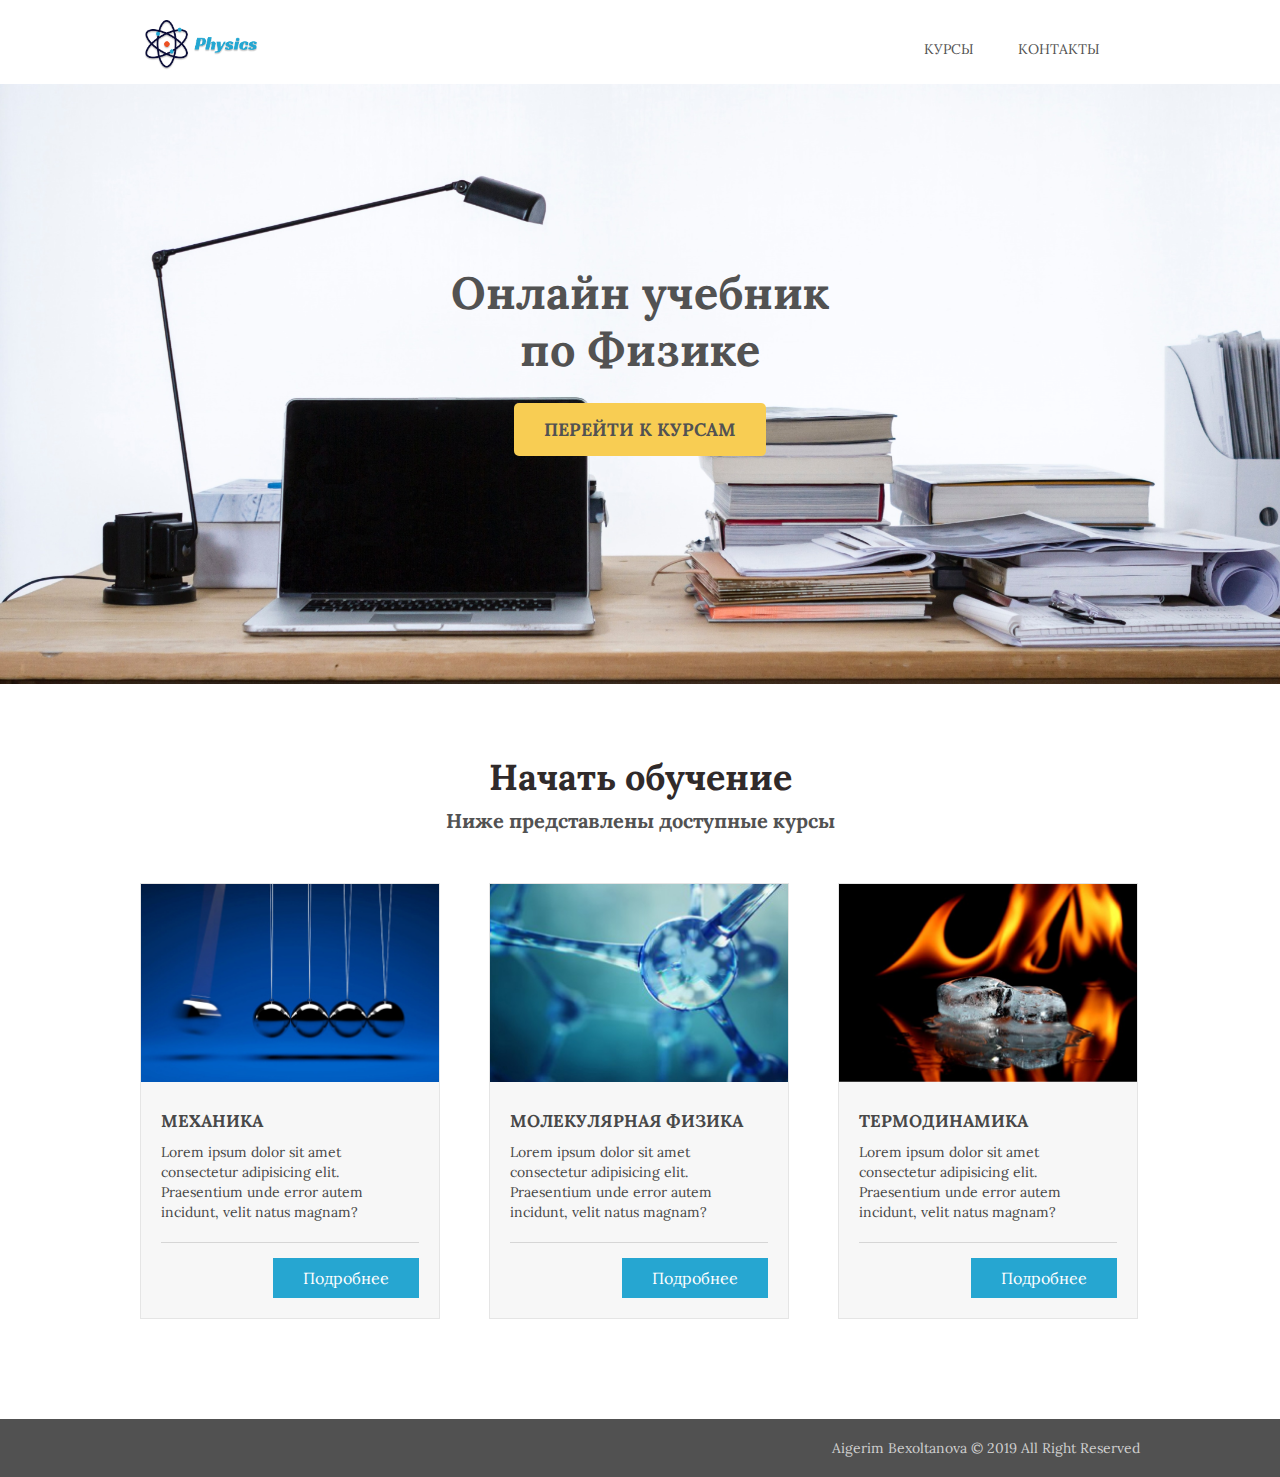
<file: index.html>
<!DOCTYPE html>
<html lang="en">
  <head>
    <meta charset="UTF-8" />
    <meta name="viewport" content="width=device-width, initial-scale=1.0" />
    <meta http-equiv="X-UA-Compatible" content="ie=edge" />
    <link
      href="https://fonts.googleapis.com/css?family=Lora:400,700&display=swap"
      rel="stylesheet"
    />
    <link rel="stylesheet" href="css/style.css" />
    <title>Physics</title>
  </head>
  <body>
    <header class="header">
      <div class="container clearfix">
        <a href="index.html" class="logo">
          <img
            src="img/logo_physics_original.png"
            class="logo_img"
            alt="logo"
          />
        </a>
        <nav class="menu">
          <a href="#courses" class="menu_link">Курсы</a>
          <a href="" class="menu_link">Контакты</a>
        </nav>
      </div>
    </header>
    <section class="promo">
      <div class="container">
        <h1 class="promo_title">
          Онлайн учебник
          <small class="promo_subtitle">
            по Физике
          </small>
        </h1>

        <a href="#courses" class="promo_btn">Перейти к курсам</a>
      </div>
    </section>
    <section class="about content container">
      <h2 class="content_title">
        Начать обучение
        <small class="content_subtitle">
          Ниже представлены доступные курсы
        </small>
      </h2>
      <div id="courses" class="courses">
        <div class="course_item">
          <a href="mechanics.html" class="course_img">
            <img src="img/mechanics.jpg" alt="" />
          </a>
          <div class="course_info">
            <h4 class="course_title">
              <a href="" class="course_title_link">
                Механика
              </a>
            </h4>
            <p class="course_description">
              Lorem ipsum dolor sit amet consectetur adipisicing elit.
              Praesentium unde error autem incidunt, velit natus magnam?
            </p>
            <div class="btn_wrapper">
              <a href="mechanics.html" class="course_btn">Подробнее</a>
            </div>
          </div>
        </div>
        <div class="course_item">
          <a href="molecular_ph.html" class="course_img">
            <img src="img/molecular.jpg" alt="" />
          </a>
          <div class="course_info">
            <h4 class="course_title">
              <a href="molecular_ph.html" class="course_title_link">
                Молекулярная физика
              </a>
            </h4>
            <p class="course_description">
              Lorem ipsum dolor sit amet consectetur adipisicing elit.
              Praesentium unde error autem incidunt, velit natus magnam?
            </p>
            <div class="btn_wrapper">
              <a href="molecular_ph.html" class="course_btn">Подробнее</a>
            </div>
          </div>
        </div>
        <div class="course_item">
          <a href="#" class="course_img">
            <img src="img/thermod.jpg" alt="" />
          </a>
          <div class="course_info">
            <h4 class="course_title">
              <a href="" class="course_title_link">
                Термодинамика
              </a>
            </h4>
            <p class="course_description">
              Lorem ipsum dolor sit amet consectetur adipisicing elit.
              Praesentium unde error autem incidunt, velit natus magnam?
            </p>
            <div class="btn_wrapper">
              <a href="#" class="course_btn">Подробнее</a>
            </div>
          </div>
        </div>
      </div>
    </section>
    <footer class="footer">
      <div class="container">
        <p class="copyright">
          <a href="" class="copyright_link">Aigerim Bexoltanova</a>
          &copy; 2019 All Right Reserved
        </p>
      </div>
    </footer>
  </body>
</html>
</file>
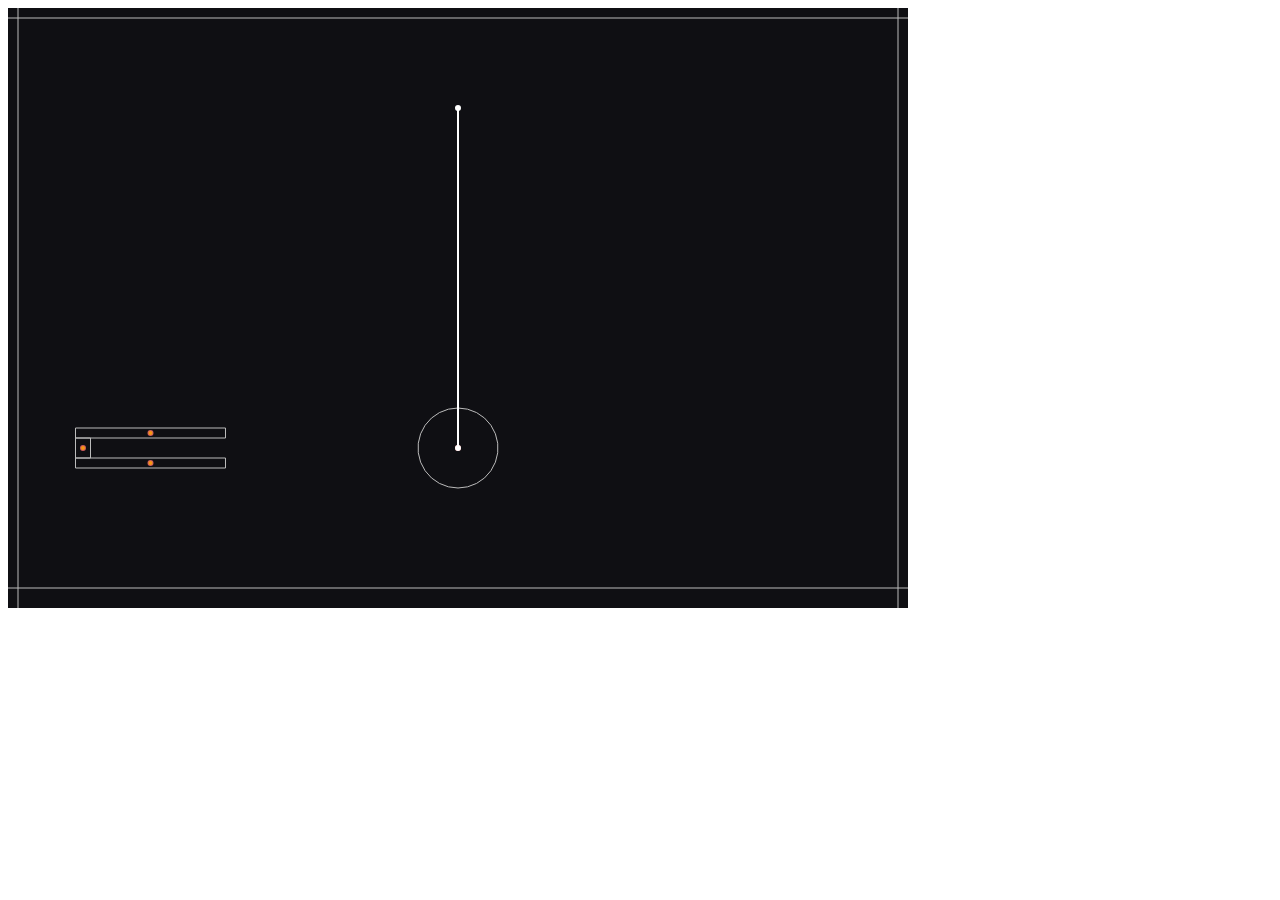
<file: anim.html>
<!DOCTYPE html>
<html>

<head>
  <meta charset="utf-8">
  <meta name="viewport" content="width=device-width, initial-scale=1.0, user-scalable=no">
  <title>Animated labs</title>
</head>

<body>
  <script src="js/src.7729ce8e.js"></script>
</body>

</html>
</file>
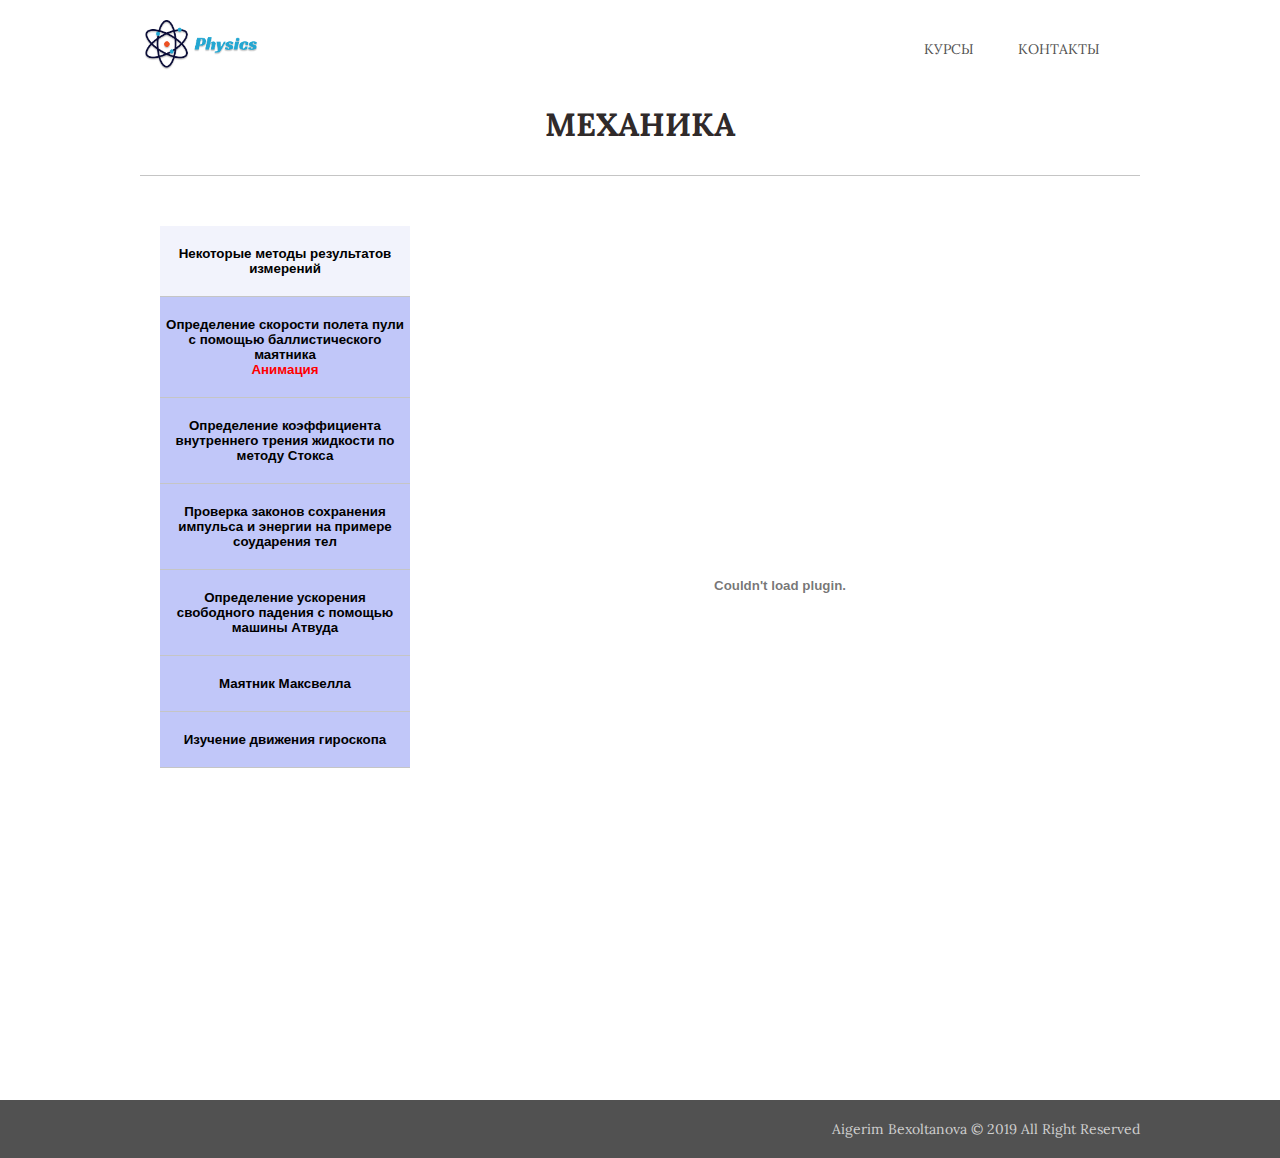
<file: mechanics.html>
<!DOCTYPE html>
<html lang="en">
  <head>
    <meta charset="UTF-8" />
    <meta name="viewport" content="width=device-width, initial-scale=1.0" />
    <meta http-equiv="X-UA-Compatible" content="ie=edge" />
    <link
      href="https://fonts.googleapis.com/css?family=Lora:400,700&display=swap"
      rel="stylesheet"
    />
    <link rel="stylesheet" href="css/style.css" />

    <link rel="stylesheet" href="css/course_style.css" />
    <title>Mechanics</title>
  </head>
  <body>
    <header class="header">
      <div class="container clearfix">
        <a href="index.html" class="logo">
          <img
            src="img/logo_physics_original.png"
            class="logo_img"
            alt="logo"
          />
        </a>
        <nav class="menu">
          <a href="#courses" class="menu_link">Курсы</a>
          <a href="" class="menu_link">Контакты</a>
        </nav>
      </div>
    </header>
    <section class="project_promo">
      <div class="container">
        <h1 class="course_name">Механика</h1>
        <div class="course_content clearfix">
          <div class="category">
            <ul class="category_title">
              <li class="category_item">
                <button
                  class="category_btn"
                  onclick="openLecture(event, 'Mch1')"
                  id="defaultOpen"
                >
                  Некоторые методы результатов измерений
                </button>
              </li>
              <li class="category_item">
                <button
                  class="category_btn"
                  onclick="openLecture(event, 'Mch2')"
                >
                  Определение скорости полета пули с помощью баллистического
                  маятника
                  <p><a href="anim.html" class="anim">Анимация</a></p>
                </button>
              </li>
              <li class="category_item">
                <button
                  class="category_btn"
                  onclick="openLecture(event, 'Mch3')"
                >
                  Определение коэффициента внутреннего трения жидкости по методу
                  Стокса
                </button>
              </li>
              <li class="category_item">
                <button
                  class="category_btn"
                  onclick="openLecture(event, 'Mch4')"
                >
                  Проверка законов сохранения импульса и энергии на примере
                  соударения тел
                </button>
              </li>
              <li class="category_item">
                <button
                  class="category_btn"
                  onclick="openLecture(event, 'Mch5')"
                >
                  Определение ускорения свободного падения с помощью машины
                  Атвуда
                </button>
              </li>
              <li class="category_item">
                <button
                  class="category_btn"
                  onclick="openLecture(event, 'Mch6')"
                >
                  Маятник Максвелла
                </button>
              </li>
              <li class="category_item">
                <button
                  class="category_btn"
                  onclick="openLecture(event, 'Mch7')"
                >
                  Изучение движения гироскопа
                </button>
              </li>
            </ul>
          </div>
          <div class="content">
            <div id="Mch1" class="tabcontent">
              <object
                data="img/mch1.swf"
                type="application/x-shockwave-flash"
                width="100%"
                height="800"
              >
                <param name="movie" value="img/mch1.swf"
              /></object>
            </div>
            <div id="Mch2" class="tabcontent">
              <object
                data="img/mch2.swf"
                type="application/x-shockwave-flash"
                width="100%"
                height="800"
              >
                <param name="movie" value="img/mch2.swf"
              /></object>
            </div>
            <div id="Mch3" class="tabcontent">
              <object
                data="img/mch3.swf"
                type="application/x-shockwave-flash"
                width="100%"
                height="800"
              >
                <param name="movie" value="img/mch3.swf"
              /></object>
            </div>
            <div id="Mch4" class="tabcontent">
              <object
                data="img/mch4.swf"
                type="application/x-shockwave-flash"
                width="100%"
                height="800"
              >
                <param name="movie" value="img/mch4.swf"
              /></object>
            </div>
            <div id="Mch5" class="tabcontent">
              <object
                data="img/mch5.swf"
                type="application/x-shockwave-flash"
                width="100%"
                height="800"
              >
                <param name="movie" value="img/mch5.swf"
              /></object>
            </div>
            <div id="Mch6" class="tabcontent">
              <object
                data="img/mch6.swf"
                type="application/x-shockwave-flash"
                width="100%"
                height="800"
              >
                <param name="movie" value="img/mch6.swf"
              /></object>
            </div>
            <div id="Mch7" class="tabcontent">
              <object
                data="img/mch7.swf"
                type="application/x-shockwave-flash"
                width="100%"
                height="800"
              >
                <param name="movie" value="img/mch7.swf"
              /></object>
            </div>
          </div>
        </div>
      </div>
    </section>
    <footer class="footer">
      <div class="container">
        <p class="copyright">
          <a href="" class="copyright_link">Aigerim Bexoltanova</a>
          &copy; 2019 All Right Reserved
        </p>
      </div>
    </footer>
    <script src="js/script.js"></script>
  </body>
</html>
</file>
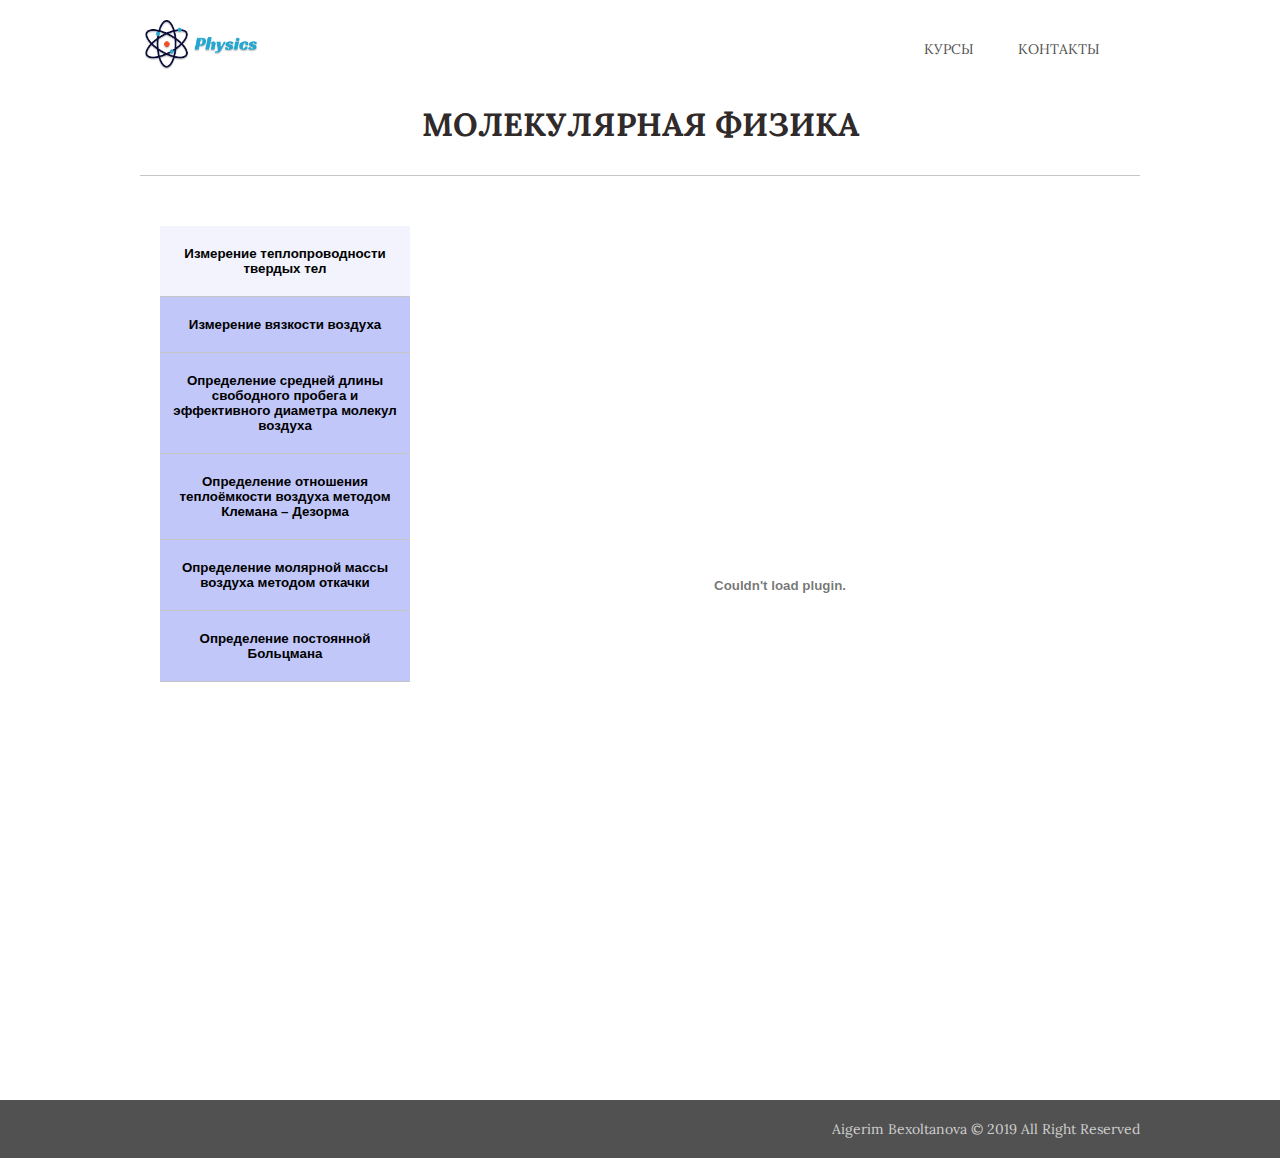
<file: molecular_ph.html>
<!DOCTYPE html>
<html lang="en">
  <head>
    <meta charset="UTF-8" />
    <meta name="viewport" content="width=device-width, initial-scale=1.0" />
    <meta http-equiv="X-UA-Compatible" content="ie=edge" />
    <link
      href="https://fonts.googleapis.com/css?family=Lora:400,700&display=swap"
      rel="stylesheet"
    />
    <link rel="stylesheet" href="css/style.css" />
    <link rel="stylesheet" href="css/course_style.css" />
    <title>Molecular physics</title>
  </head>

  <body>
    <header class="header">
      <div class="container clearfix">
        <a href="index.html" class="logo">
          <img
            src="img/logo_physics_original.png"
            class="logo_img"
            alt="logo"
          />
        </a>
        <nav class="menu">
          <a href="#courses" class="menu_link">Курсы</a>
          <a href="" class="menu_link">Контакты</a>
        </nav>
      </div>
    </header>
    <section class="project_promo">
      <div class="container">
        <h1 class="course_name">Молекулярная физика</h1>
        <div class="course_content clearfix">
          <div class="category">
            <ul class="category_title">
              <li class="category_item">
                <button
                  class="category_btn"
                  onclick="openLecture(event, 'Mlp1')"
                  id="defaultOpen"
                >
                  Измерение теплопроводности твердых тел
                </button>
              </li>
              <li class="category_item">
                <button
                  class="category_btn"
                  onclick="openLecture(event, 'Mlp2')"
                >
                  Измерение вязкости воздуха
                </button>
              </li>
              <li class="category_item">
                <button
                  class="category_btn"
                  onclick="openLecture(event, 'Mlp3')"
                >
                  Определение средней длины свободного пробега и эффективного
                  диаметра молекул воздуха
                </button>
              </li>
              <li class="category_item">
                <button
                  class="category_btn"
                  onclick="openLecture(event, 'Mlp4')"
                >
                  Определение отношения теплоёмкости воздуха методом Клемана –
                  Дезорма
                </button>
              </li>
              <li class="category_item">
                <button
                  class="category_btn"
                  onclick="openLecture(event, 'Mlp5')"
                >
                  Определение молярной массы воздуха методом откачки
                </button>
              </li>
              <li class="category_item">
                <button
                  class="category_btn"
                  onclick="openLecture(event, 'Mlp6')"
                >
                  Определение постоянной Больцмана
                </button>
              </li>
            </ul>
          </div>
          <div class="content">
            <div id="Mlp1" class="tabcontent">
              <object
                data="img/mlp1.swf"
                type="application/x-shockwave-flash"
                width="100%"
                height="800"
              >
                <param name="movie" value="img/mlp1.swf"
              /></object>
            </div>
            <div id="Mlp2" class="tabcontent">
              <object
                data="img/mlp2.swf"
                type="application/x-shockwave-flash"
                width="100%"
                height="800"
              >
                <param name="movie" value="img/mlp2.swf"
              /></object>
            </div>
            <div id="Mlp3" class="tabcontent">
              <object
                data="img/mlp3.swf"
                type="application/x-shockwave-flash"
                width="100%"
                height="800"
              >
                <param name="movie" value="img/mlp3.swf"
              /></object>
            </div>
            <div id="Mlp4" class="tabcontent">
              <object
                data="img/mlp4.swf"
                type="application/x-shockwave-flash"
                width="100%"
                height="800"
              >
                <param name="movie" value="img/mlp4.swf"
              /></object>
            </div>
            <div id="Mlp5" class="tabcontent">
              <object
                data="img/mlp5.swf"
                type="application/x-shockwave-flash"
                width="100%"
                height="800"
              >
                <param name="movie" value="img/mlp5.swf"
              /></object>
            </div>
            <div id="Mlp6" class="tabcontent">
              <object
                data="img/mlp6.swf"
                type="application/x-shockwave-flash"
                width="100%"
                height="800"
              >
                <param name="movie" value="img/mlp6.swf"
              /></object>
            </div>
          </div>
        </div>
      </div>
    </section>
    <footer class="footer">
      <div class="container">
        <p class="copyright">
          <a href="" class="copyright_link">Aigerim Bexoltanova</a>
          &copy; 2019 All Right Reserved
        </p>
      </div>
    </footer>
    <script src="js/script.js"></script>
  </body>
</html>
</file>
<file: css/style.css>
body {
  margin: 0;
  font-family: "Lora", serif;
  background: #fff;
}
* {
  box-sizing: border-box;
  margin: 0;
  padding: 0;
}
a {
  text-decoration: none;
  color: inherit;
}
.clearfix::after {
  content: "";
  display: block;
  clear: both;
}
.container {
  width: 1000px;
  margin: 0 auto;
}
.menu {
  padding: 40px 0 20px;
  text-align: right;
  color: #525252;
  text-transform: uppercase;
  font-size: 14px;
}
.menu_link {
  display: inline-block;
  margin-right: 40px;
}
.menu_link:hover {
  text-decoration: underline;
}
.logo {
  display: block;
  float: left;
  padding: 20px 0 10px;
}
.logo_img {
  width: 120px;
}
.promo {
  color: #525252;
  font-weight: 700;
  min-height: 600px;
  padding: 180px 0;
  text-align: center;
  background: url(../img/promo.jpg) 50% 50% no-repeat;
  background-size: cover;
}
.promo_title {
  font-size: 45px;
}
.promo_subtitle {
  display: block;
  font-size: 45px;
}
.promo_btn {
  display: inline-block;
  margin-top: 25px;
  padding: 15px 30px;
  border-radius: 5px;
  font-size: 18px;
  background: #f8cd53;
  text-transform: uppercase;
  transition: 300ms;
}
.promo_btn:hover {
  padding: 15px 40px;
  border-radius: 0;
}
.content_title {
  margin-top: 70px;
  text-align: center;
  font-weight: 700;
  font-size: 36px;
  color: #302a2a;
}
.content_subtitle {
  display: block;
  font-size: 20px;
  margin-top: 8px;
  color: #525252;
}
.courses {
  margin-top: 50px;
}
.course_item {
  display: inline-block;
  margin-right: 45px;
  width: 300px;
  background: #f7f7f7;
  border: 1px solid #e5e5e5;
}
.course_item:last-child {
  margin-right: 0;
}
.course_img {
  display: inline-block;
  overflow: hidden;
}
.course_img img {
  width: 100%;
  transition: 1s;
}
.course_img img:hover {
  transform: scale(1.2);
}
/* .course_img:hover {
  -webkit-animation: fade 0.8s;
  animation: fade 0.8s;
}
@-webkit-keyframes fade {
  from {
    opacity: 1;
  }
  to {
    opacity: 0.5;
  }
}
@keyframes fade {
  from {
    opacity: 1;
  }
  to {
    opacity: 0.5;
  }
} */
.course_info {
  padding: 20px;
}
.course_title {
  margin-bottom: 10px;
  text-transform: uppercase;
}
.course_title_link {
  font-size: 17px;
  color: #484848;
  font-weight: 700;
}
.course_description {
  font-size: 14px;
  color: #484848;
  line-height: 20px;
  border-bottom: 1px solid #d6d6d6;
  padding-bottom: 20px;
  margin-bottom: 15px;
}
.course_btn {
  display: inline-block;
  color: #fff;
  background: #26a6d1;
  font-size: 16px;
  padding: 10px 30px;
}
.btn_wrapper {
  text-align: right;
}
.footer {
  background: #515151;
  text-align: right;
  margin-top: 100px;
}
.copyright {
  padding: 20px 0;
  font-size: 14px;
  color: #cecece;
  font-weight: 400;
}
</file>
<file: css/course_style.css>
.course_name {
  padding-top: 20px;
  text-transform: uppercase;
  text-align: center;
  color: #302a2a;
}
.course_content {
  margin-top: 30px;
  border-top: 1px solid #c5c5c5;
}
.category {
  margin: 50px 20px 0;
  width: 25%;
  float: left;
  color: #525252;
  background: #c1c7f9;
  font-size: 14px;
  /* overflow: hidden; */
}
.content {
  width: 70%;
  float: left;
  padding: 10px 20px;
}
.category_item {
  border-bottom: 1px solid #c5c5c5;

  list-style-type: none;
}
.category_item button {
  display: inline-block;
  width: 100%;
  padding: 20px 5px;
  background-color: inherit;
  font-weight: 700;
  border: none;
  outline: none;
  cursor: pointer;
  transition: 0.3s;
}
.category_item button:hover {
  background: #f2f3fc;
}
.category_item button.active {
  background: #f2f3fc;
}
.tabcontent {
  display: none;
  -webkit-animation: fadeEffect 1.5s;
  animation: fadeEffect 1.5s;
}
/* Fade in tabs */
@-webkit-keyframes fadeEffect {
  from {
    opacity: 0;
  }
  to {
    opacity: 1;
  }
}
@keyframes fadeEffect {
  from {
    opacity: 0;
  }
  to {
    opacity: 1;
  }
}
.item_text {
  font-size: 16px;
  line-height: 30px;
}
.anim {
  color: red;
}
</file>
